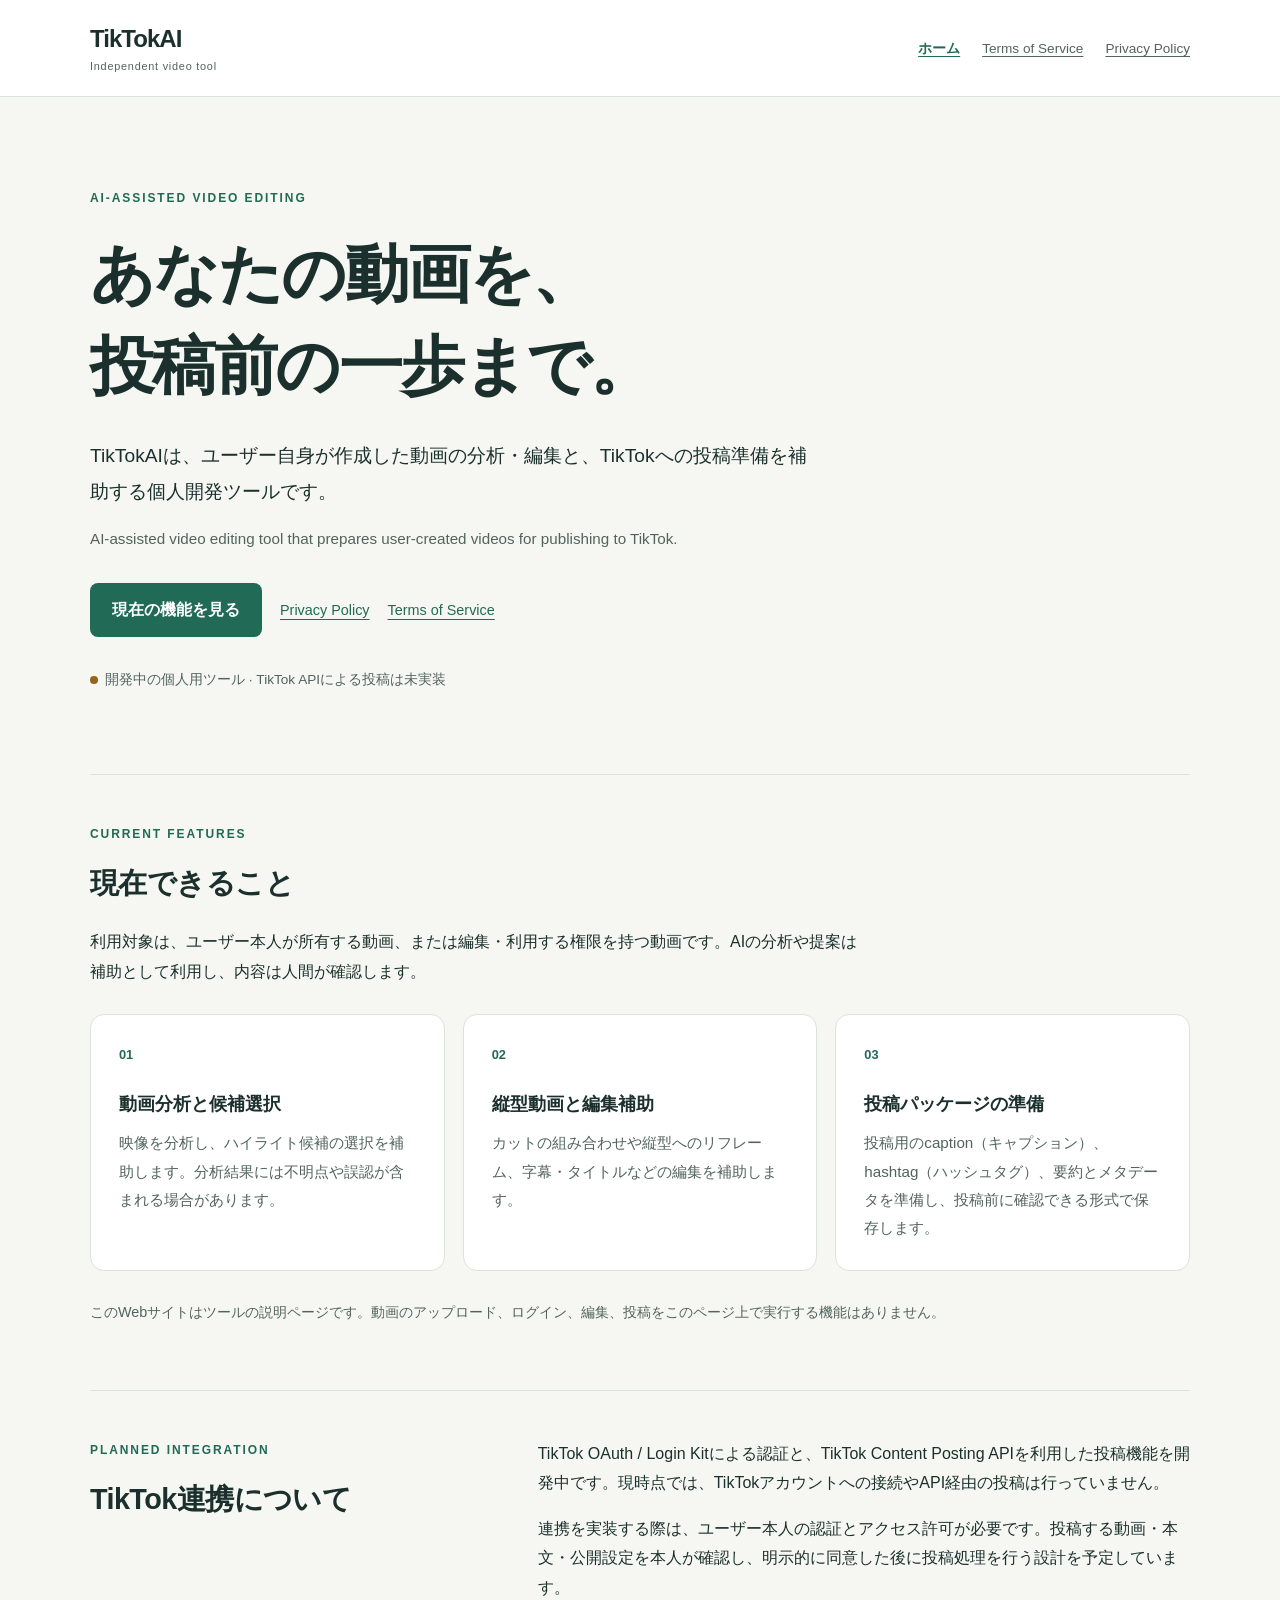
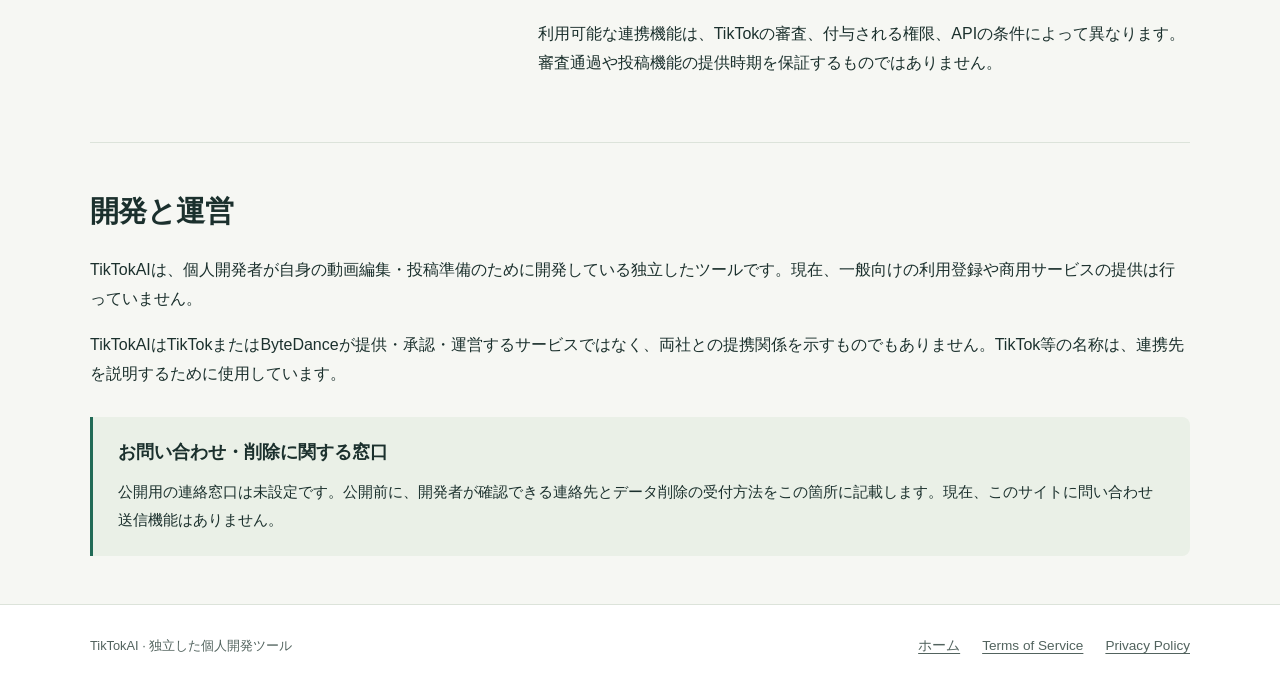
<file: index.html>
<!doctype html>
<html lang="ja">
<head>
  <meta charset="utf-8">
  <meta name="viewport" content="width=device-width, initial-scale=1">
  <meta name="description" content="TikTokAIは、ユーザーが作成した動画の分析・編集・投稿準備を補助する、独立した個人開発ツールです。">
  <title>TikTokAI | 動画編集と投稿準備を、ひとつの流れに</title>
  <link rel="stylesheet" href="style.css">
</head>
<body>
  <a class="skip-link" href="#main">本文へ移動</a>
  <header class="site-header">
    <div class="container header-inner">
      <a class="brand" href="index.html">TikTokAI<span>Independent video tool</span></a>
      <nav aria-label="メインナビゲーション">
        <a href="index.html" aria-current="page">ホーム</a>
        <a href="terms.html">Terms of Service</a>
        <a href="privacy.html">Privacy Policy</a>
      </nav>
    </div>
  </header>
  <main id="main" class="container">
    <section class="hero" aria-labelledby="hero-title">
      <p class="eyebrow">AI-ASSISTED VIDEO EDITING</p>
      <h1 id="hero-title">あなたの動画を、<br>投稿前の一歩まで。</h1>
      <p class="lead">TikTokAIは、ユーザー自身が作成した動画の分析・編集と、TikTokへの投稿準備を補助する個人開発ツールです。</p>
      <p lang="en" class="english-summary">AI-assisted video editing tool that prepares user-created videos for publishing to TikTok.</p>
      <div class="hero-links">
        <a class="button" href="#features">現在の機能を見る</a>
        <a class="text-link" href="privacy.html">Privacy Policy</a>
        <a class="text-link" href="terms.html">Terms of Service</a>
      </div>
      <p class="status"><span class="status-dot" aria-hidden="true"></span>開発中の個人用ツール · TikTok APIによる投稿は未実装</p>
    </section>

    <section id="features" class="section" aria-labelledby="features-title">
      <p class="eyebrow">CURRENT FEATURES</p>
      <h2 id="features-title">現在できること</h2>
      <p class="section-intro">利用対象は、ユーザー本人が所有する動画、または編集・利用する権限を持つ動画です。AIの分析や提案は補助として利用し、内容は人間が確認します。</p>
      <div class="cards">
        <article class="card"><span class="card-number">01</span><h3>動画分析と候補選択</h3><p>映像を分析し、ハイライト候補の選択を補助します。分析結果には不明点や誤認が含まれる場合があります。</p></article>
        <article class="card"><span class="card-number">02</span><h3>縦型動画と編集補助</h3><p>カットの組み合わせや縦型へのリフレーム、字幕・タイトルなどの編集を補助します。</p></article>
        <article class="card"><span class="card-number">03</span><h3>投稿パッケージの準備</h3><p>投稿用のcaption（キャプション）、hashtag（ハッシュタグ）、要約とメタデータを準備し、投稿前に確認できる形式で保存します。</p></article>
      </div>
      <p class="muted">このWebサイトはツールの説明ページです。動画のアップロード、ログイン、編集、投稿をこのページ上で実行する機能はありません。</p>
    </section>

    <section class="section integration" aria-labelledby="integration-title">
      <div><p class="eyebrow">PLANNED INTEGRATION</p><h2 id="integration-title">TikTok連携について</h2></div>
      <div>
        <p>TikTok OAuth / Login Kitによる認証と、TikTok Content Posting APIを利用した投稿機能を開発中です。現時点では、TikTokアカウントへの接続やAPI経由の投稿は行っていません。</p>
        <p>連携を実装する際は、ユーザー本人の認証とアクセス許可が必要です。投稿する動画・本文・公開設定を本人が確認し、明示的に同意した後に投稿処理を行う設計を予定しています。</p>
        <p>利用可能な連携機能は、TikTokの審査、付与される権限、APIの条件によって異なります。審査通過や投稿機能の提供時期を保証するものではありません。</p>
      </div>
    </section>

    <section class="section" aria-labelledby="about-title">
      <h2 id="about-title">開発と運営</h2>
      <p>TikTokAIは、個人開発者が自身の動画編集・投稿準備のために開発している独立したツールです。現在、一般向けの利用登録や商用サービスの提供は行っていません。</p>
      <p>TikTokAIはTikTokまたはByteDanceが提供・承認・運営するサービスではなく、両社との提携関係を示すものでもありません。TikTok等の名称は、連携先を説明するために使用しています。</p>
      <div class="notice"><h3>お問い合わせ・削除に関する窓口</h3><p>公開用の連絡窓口は未設定です。公開前に、開発者が確認できる連絡先とデータ削除の受付方法をこの箇所に記載します。現在、このサイトに問い合わせ送信機能はありません。</p></div>
    </section>
  </main>
  <footer class="site-footer"><div class="container footer-inner"><p>TikTokAI · 独立した個人開発ツール</p><nav aria-label="フッターナビゲーション"><a href="index.html">ホーム</a><a href="terms.html">Terms of Service</a><a href="privacy.html">Privacy Policy</a></nav></div></footer>
</body>
</html>
</file>
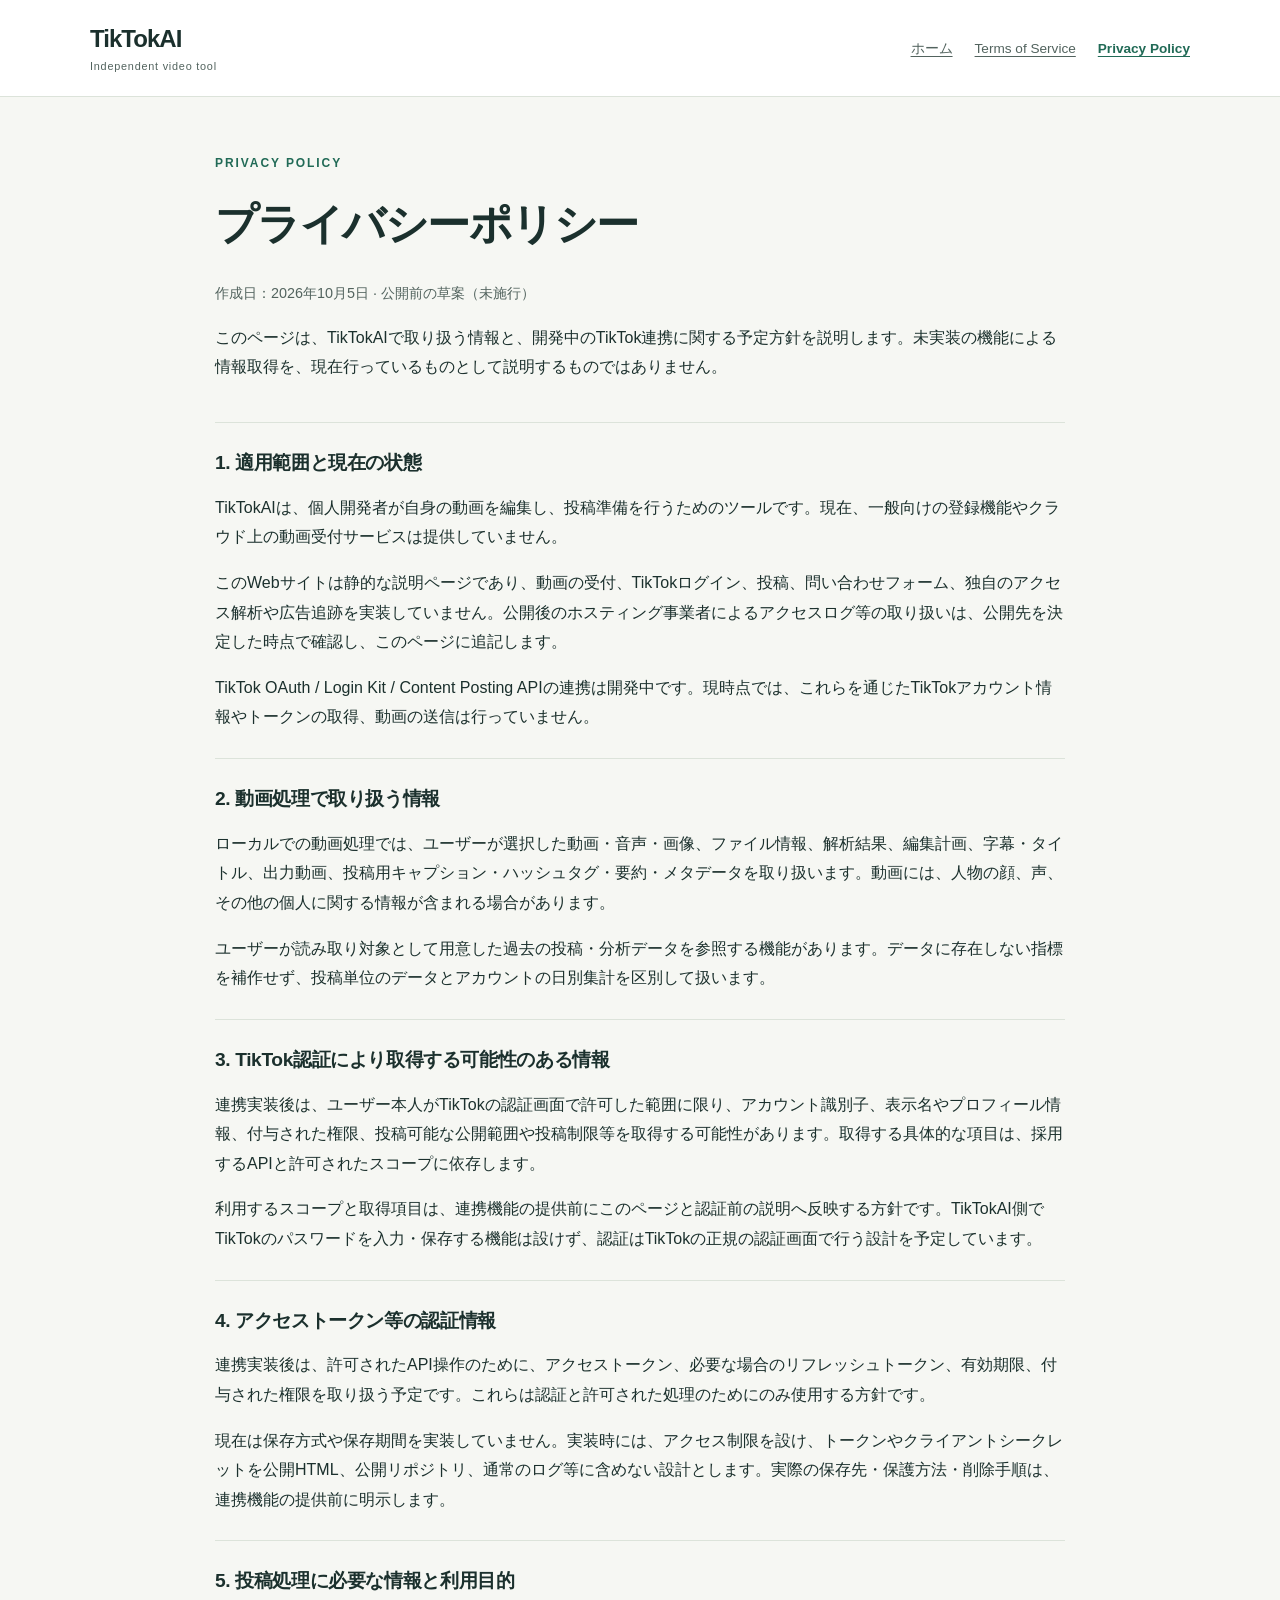
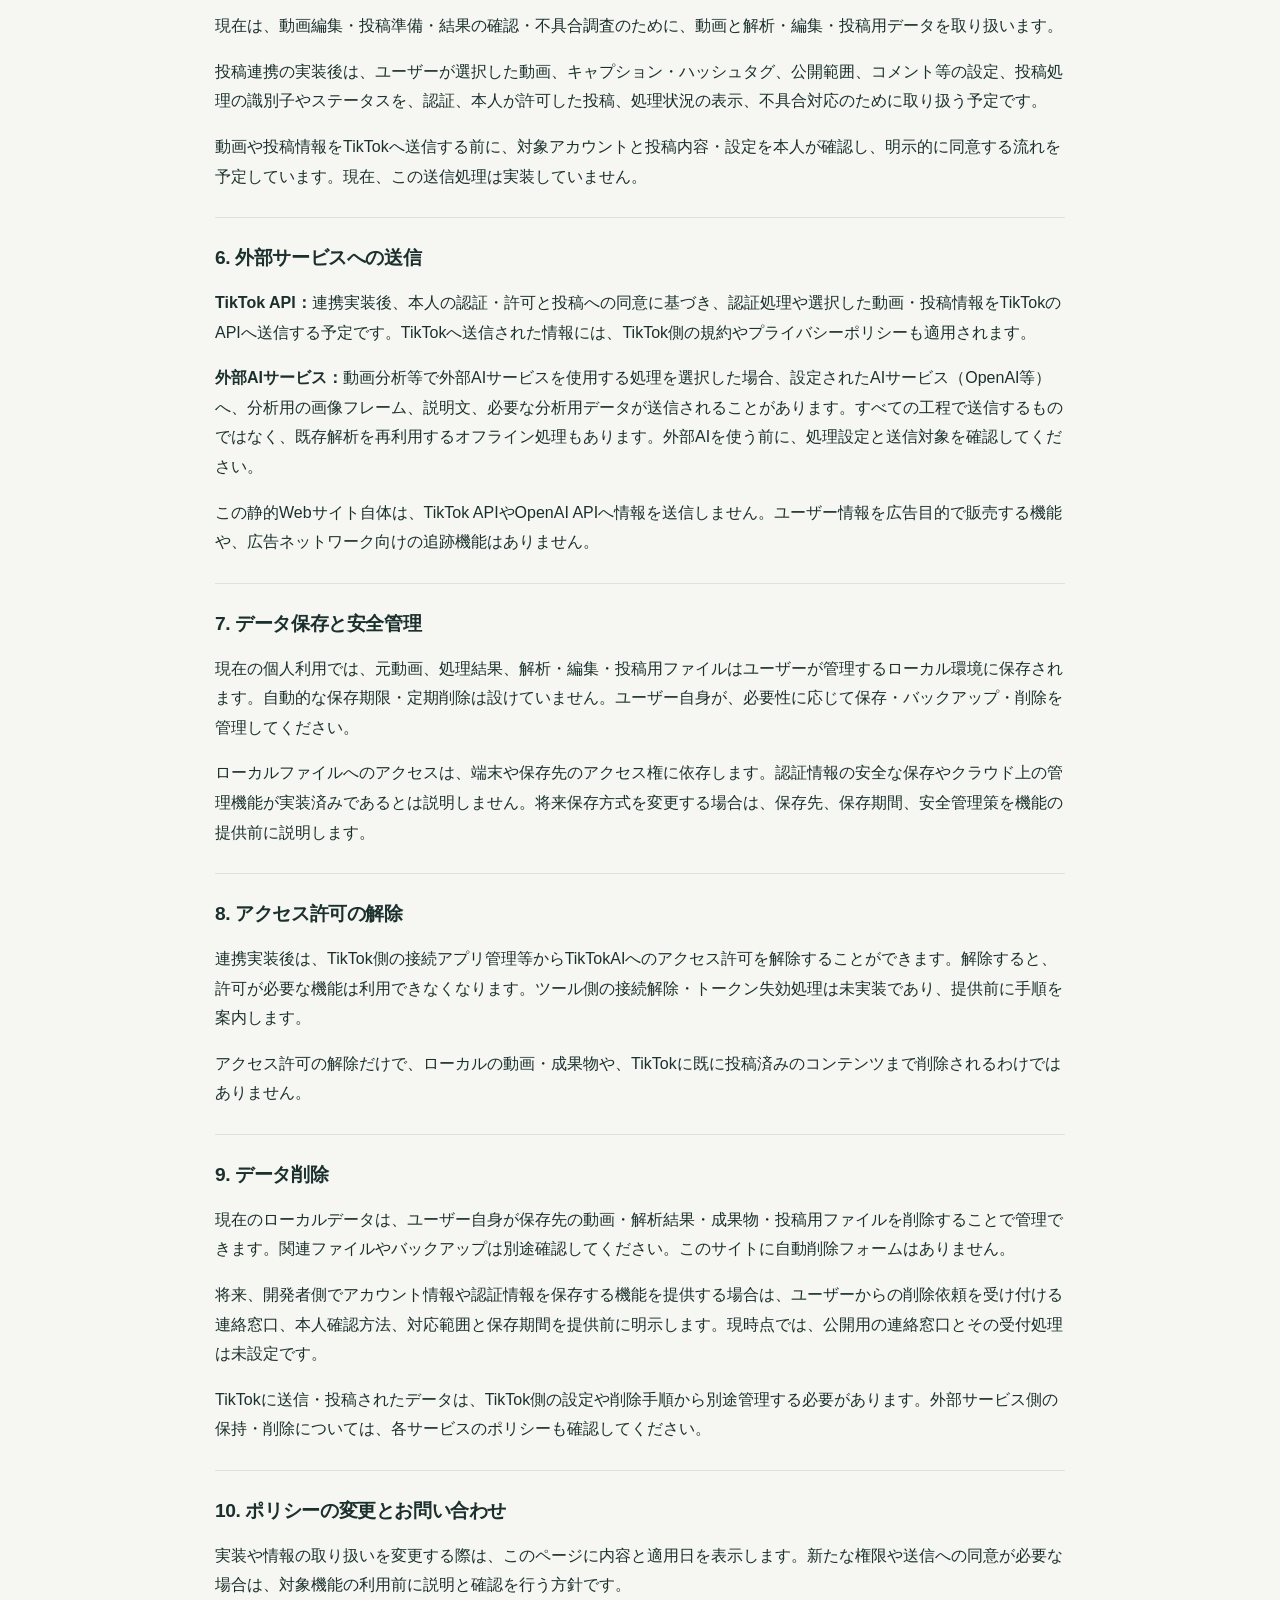
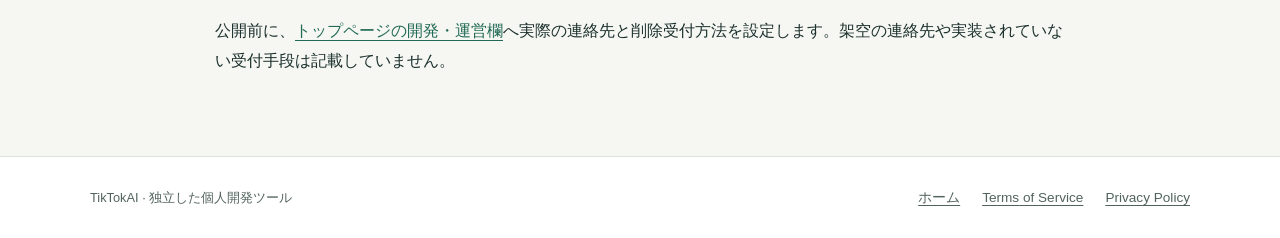
<file: privacy.html>
<!doctype html>
<html lang="ja">
<head>
  <meta charset="utf-8">
  <meta name="viewport" content="width=device-width, initial-scale=1">
  <meta name="description" content="TikTokAIの動画・投稿情報の取り扱いと、開発中のTikTok認証・投稿連携に関するプライバシーポリシー。">
  <title>Privacy Policy / プライバシーポリシー | TikTokAI</title>
  <link rel="stylesheet" href="style.css">
</head>
<body>
  <a class="skip-link" href="#main">本文へ移動</a>
  <header class="site-header"><div class="container header-inner"><a class="brand" href="index.html">TikTokAI<span>Independent video tool</span></a><nav aria-label="メインナビゲーション"><a href="index.html">ホーム</a><a href="terms.html">Terms of Service</a><a href="privacy.html" aria-current="page">Privacy Policy</a></nav></div></header>
  <main id="main" class="container legal">
    <div class="page-heading"><p class="eyebrow">PRIVACY POLICY</p><h1>プライバシーポリシー</h1><p class="muted">作成日：2026年10月5日 · 公開前の草案（未施行）</p><p>このページは、TikTokAIで取り扱う情報と、開発中のTikTok連携に関する予定方針を説明します。未実装の機能による情報取得を、現在行っているものとして説明するものではありません。</p></div>
    <section><h2>1. 適用範囲と現在の状態</h2><p>TikTokAIは、個人開発者が自身の動画を編集し、投稿準備を行うためのツールです。現在、一般向けの登録機能やクラウド上の動画受付サービスは提供していません。</p><p>このWebサイトは静的な説明ページであり、動画の受付、TikTokログイン、投稿、問い合わせフォーム、独自のアクセス解析や広告追跡を実装していません。公開後のホスティング事業者によるアクセスログ等の取り扱いは、公開先を決定した時点で確認し、このページに追記します。</p><p>TikTok OAuth / Login Kit / Content Posting APIの連携は開発中です。現時点では、これらを通じたTikTokアカウント情報やトークンの取得、動画の送信は行っていません。</p></section>
    <section><h2>2. 動画処理で取り扱う情報</h2><p>ローカルでの動画処理では、ユーザーが選択した動画・音声・画像、ファイル情報、解析結果、編集計画、字幕・タイトル、出力動画、投稿用キャプション・ハッシュタグ・要約・メタデータを取り扱います。動画には、人物の顔、声、その他の個人に関する情報が含まれる場合があります。</p><p>ユーザーが読み取り対象として用意した過去の投稿・分析データを参照する機能があります。データに存在しない指標を補作せず、投稿単位のデータとアカウントの日別集計を区別して扱います。</p></section>
    <section><h2>3. TikTok認証により取得する可能性のある情報</h2><p>連携実装後は、ユーザー本人がTikTokの認証画面で許可した範囲に限り、アカウント識別子、表示名やプロフィール情報、付与された権限、投稿可能な公開範囲や投稿制限等を取得する可能性があります。取得する具体的な項目は、採用するAPIと許可されたスコープに依存します。</p><p>利用するスコープと取得項目は、連携機能の提供前にこのページと認証前の説明へ反映する方針です。TikTokAI側でTikTokのパスワードを入力・保存する機能は設けず、認証はTikTokの正規の認証画面で行う設計を予定しています。</p></section>
    <section><h2>4. アクセストークン等の認証情報</h2><p>連携実装後は、許可されたAPI操作のために、アクセストークン、必要な場合のリフレッシュトークン、有効期限、付与された権限を取り扱う予定です。これらは認証と許可された処理のためにのみ使用する方針です。</p><p>現在は保存方式や保存期間を実装していません。実装時には、アクセス制限を設け、トークンやクライアントシークレットを公開HTML、公開リポジトリ、通常のログ等に含めない設計とします。実際の保存先・保護方法・削除手順は、連携機能の提供前に明示します。</p></section>
    <section><h2>5. 投稿処理に必要な情報と利用目的</h2><p>現在は、動画編集・投稿準備・結果の確認・不具合調査のために、動画と解析・編集・投稿用データを取り扱います。</p><p>投稿連携の実装後は、ユーザーが選択した動画、キャプション・ハッシュタグ、公開範囲、コメント等の設定、投稿処理の識別子やステータスを、認証、本人が許可した投稿、処理状況の表示、不具合対応のために取り扱う予定です。</p><p>動画や投稿情報をTikTokへ送信する前に、対象アカウントと投稿内容・設定を本人が確認し、明示的に同意する流れを予定しています。現在、この送信処理は実装していません。</p></section>
    <section><h2>6. 外部サービスへの送信</h2><p><strong>TikTok API：</strong>連携実装後、本人の認証・許可と投稿への同意に基づき、認証処理や選択した動画・投稿情報をTikTokのAPIへ送信する予定です。TikTokへ送信された情報には、TikTok側の規約やプライバシーポリシーも適用されます。</p><p><strong>外部AIサービス：</strong>動画分析等で外部AIサービスを使用する処理を選択した場合、設定されたAIサービス（OpenAI等）へ、分析用の画像フレーム、説明文、必要な分析用データが送信されることがあります。すべての工程で送信するものではなく、既存解析を再利用するオフライン処理もあります。外部AIを使う前に、処理設定と送信対象を確認してください。</p><p>この静的Webサイト自体は、TikTok APIやOpenAI APIへ情報を送信しません。ユーザー情報を広告目的で販売する機能や、広告ネットワーク向けの追跡機能はありません。</p></section>
    <section><h2>7. データ保存と安全管理</h2><p>現在の個人利用では、元動画、処理結果、解析・編集・投稿用ファイルはユーザーが管理するローカル環境に保存されます。自動的な保存期限・定期削除は設けていません。ユーザー自身が、必要性に応じて保存・バックアップ・削除を管理してください。</p><p>ローカルファイルへのアクセスは、端末や保存先のアクセス権に依存します。認証情報の安全な保存やクラウド上の管理機能が実装済みであるとは説明しません。将来保存方式を変更する場合は、保存先、保存期間、安全管理策を機能の提供前に説明します。</p></section>
    <section><h2>8. アクセス許可の解除</h2><p>連携実装後は、TikTok側の接続アプリ管理等からTikTokAIへのアクセス許可を解除することができます。解除すると、許可が必要な機能は利用できなくなります。ツール側の接続解除・トークン失効処理は未実装であり、提供前に手順を案内します。</p><p>アクセス許可の解除だけで、ローカルの動画・成果物や、TikTokに既に投稿済みのコンテンツまで削除されるわけではありません。</p></section>
    <section><h2>9. データ削除</h2><p>現在のローカルデータは、ユーザー自身が保存先の動画・解析結果・成果物・投稿用ファイルを削除することで管理できます。関連ファイルやバックアップは別途確認してください。このサイトに自動削除フォームはありません。</p><p>将来、開発者側でアカウント情報や認証情報を保存する機能を提供する場合は、ユーザーからの削除依頼を受け付ける連絡窓口、本人確認方法、対応範囲と保存期間を提供前に明示します。現時点では、公開用の連絡窓口とその受付処理は未設定です。</p><p>TikTokに送信・投稿されたデータは、TikTok側の設定や削除手順から別途管理する必要があります。外部サービス側の保持・削除については、各サービスのポリシーも確認してください。</p></section>
    <section><h2>10. ポリシーの変更とお問い合わせ</h2><p>実装や情報の取り扱いを変更する際は、このページに内容と適用日を表示します。新たな権限や送信への同意が必要な場合は、対象機能の利用前に説明と確認を行う方針です。</p><p>公開前に、<a href="index.html#about-title">トップページの開発・運営欄</a>へ実際の連絡先と削除受付方法を設定します。架空の連絡先や実装されていない受付手段は記載していません。</p></section>
  </main>
  <footer class="site-footer"><div class="container footer-inner"><p>TikTokAI · 独立した個人開発ツール</p><nav aria-label="フッターナビゲーション"><a href="index.html">ホーム</a><a href="terms.html">Terms of Service</a><a href="privacy.html">Privacy Policy</a></nav></div></footer>
</body>
</html>
</file>
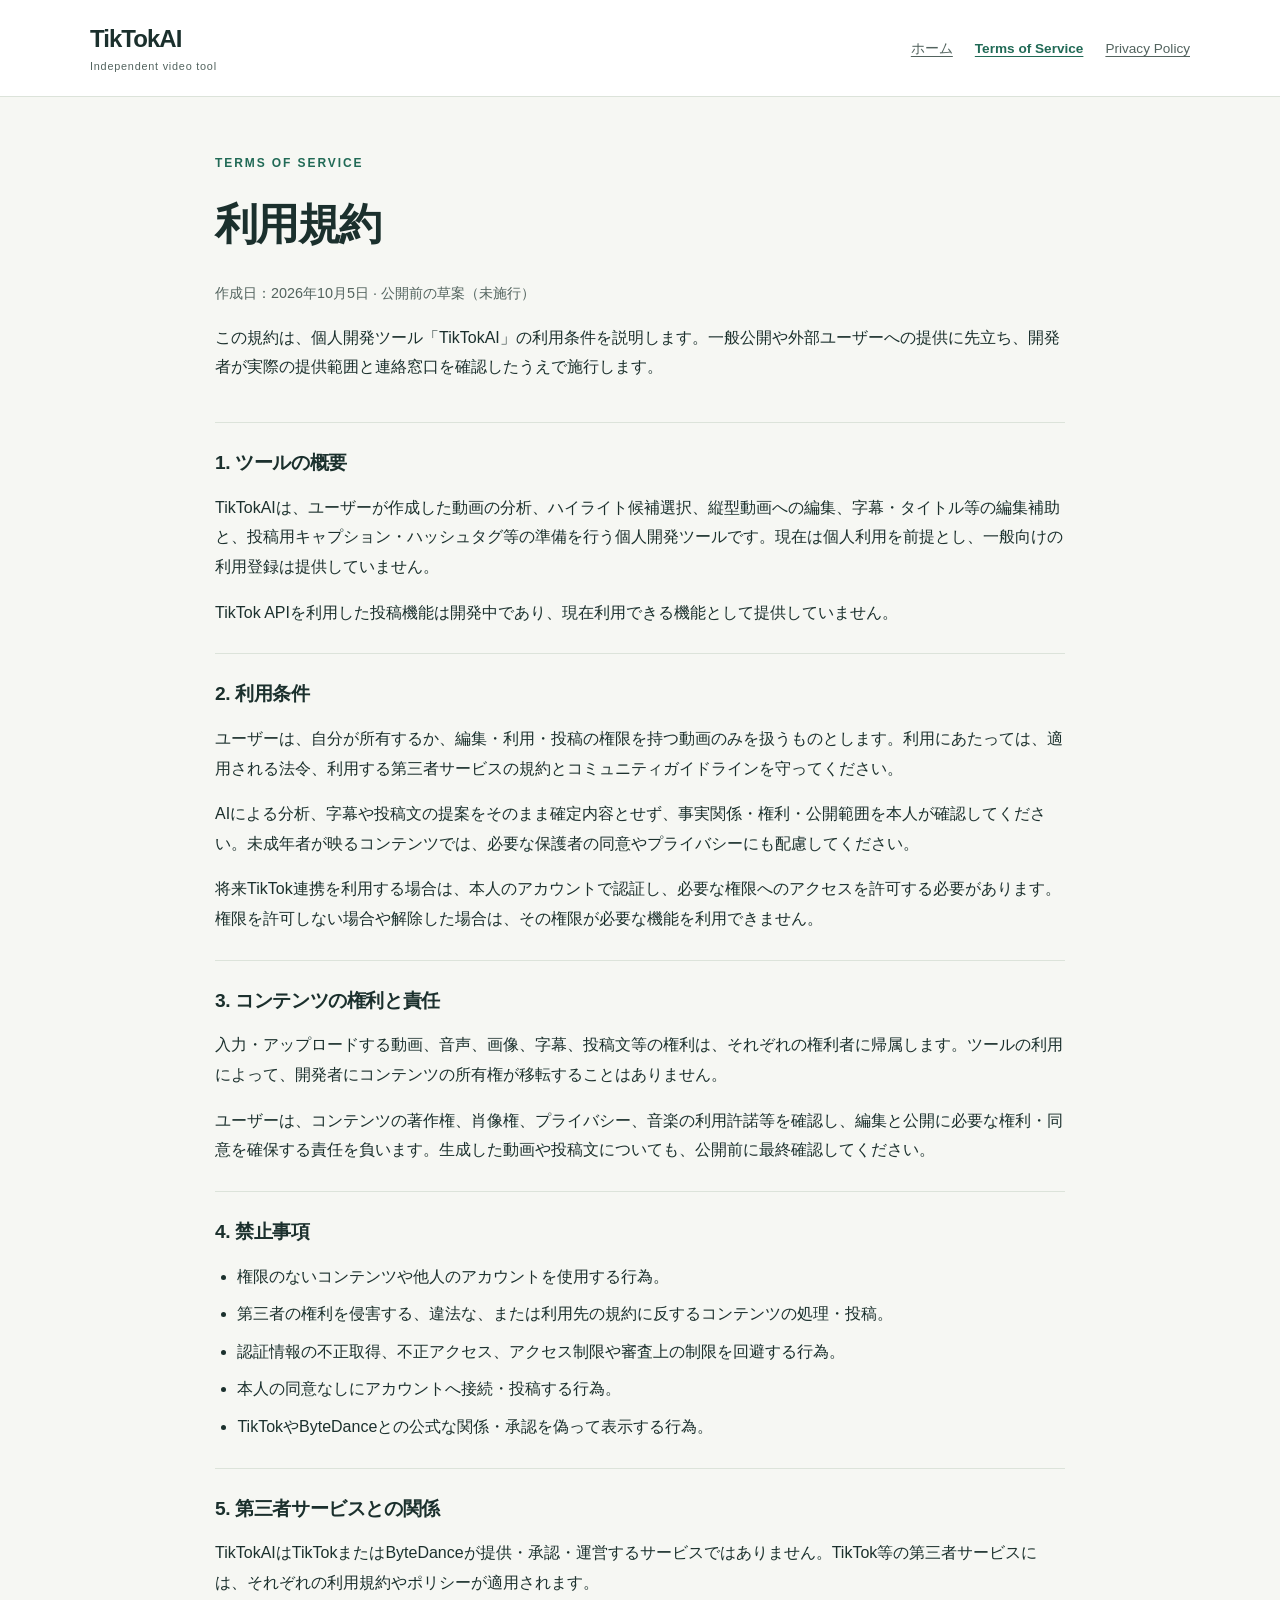
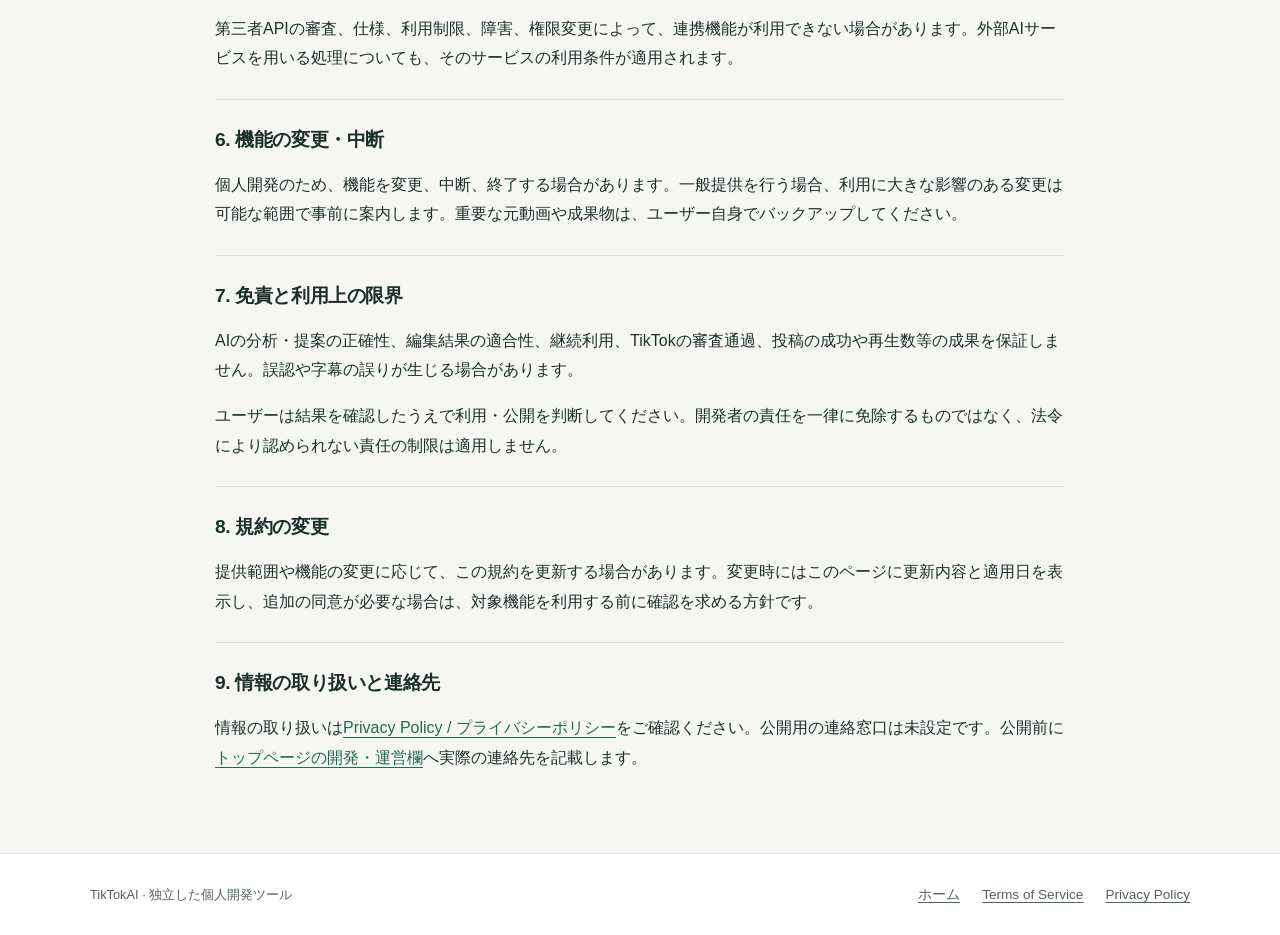
<file: terms.html>
<!doctype html>
<html lang="ja">
<head>
  <meta charset="utf-8">
  <meta name="viewport" content="width=device-width, initial-scale=1">
  <meta name="description" content="独立した個人開発ツールTikTokAIの利用条件、コンテンツの権利と責任について。">
  <title>Terms of Service / 利用規約 | TikTokAI</title>
  <link rel="stylesheet" href="style.css">
</head>
<body>
  <a class="skip-link" href="#main">本文へ移動</a>
  <header class="site-header"><div class="container header-inner"><a class="brand" href="index.html">TikTokAI<span>Independent video tool</span></a><nav aria-label="メインナビゲーション"><a href="index.html">ホーム</a><a href="terms.html" aria-current="page">Terms of Service</a><a href="privacy.html">Privacy Policy</a></nav></div></header>
  <main id="main" class="container legal">
    <div class="page-heading"><p class="eyebrow">TERMS OF SERVICE</p><h1>利用規約</h1><p class="muted">作成日：2026年10月5日 · 公開前の草案（未施行）</p><p>この規約は、個人開発ツール「TikTokAI」の利用条件を説明します。一般公開や外部ユーザーへの提供に先立ち、開発者が実際の提供範囲と連絡窓口を確認したうえで施行します。</p></div>
    <section><h2>1. ツールの概要</h2><p>TikTokAIは、ユーザーが作成した動画の分析、ハイライト候補選択、縦型動画への編集、字幕・タイトル等の編集補助と、投稿用キャプション・ハッシュタグ等の準備を行う個人開発ツールです。現在は個人利用を前提とし、一般向けの利用登録は提供していません。</p><p>TikTok APIを利用した投稿機能は開発中であり、現在利用できる機能として提供していません。</p></section>
    <section><h2>2. 利用条件</h2><p>ユーザーは、自分が所有するか、編集・利用・投稿の権限を持つ動画のみを扱うものとします。利用にあたっては、適用される法令、利用する第三者サービスの規約とコミュニティガイドラインを守ってください。</p><p>AIによる分析、字幕や投稿文の提案をそのまま確定内容とせず、事実関係・権利・公開範囲を本人が確認してください。未成年者が映るコンテンツでは、必要な保護者の同意やプライバシーにも配慮してください。</p><p>将来TikTok連携を利用する場合は、本人のアカウントで認証し、必要な権限へのアクセスを許可する必要があります。権限を許可しない場合や解除した場合は、その権限が必要な機能を利用できません。</p></section>
    <section><h2>3. コンテンツの権利と責任</h2><p>入力・アップロードする動画、音声、画像、字幕、投稿文等の権利は、それぞれの権利者に帰属します。ツールの利用によって、開発者にコンテンツの所有権が移転することはありません。</p><p>ユーザーは、コンテンツの著作権、肖像権、プライバシー、音楽の利用許諾等を確認し、編集と公開に必要な権利・同意を確保する責任を負います。生成した動画や投稿文についても、公開前に最終確認してください。</p></section>
    <section><h2>4. 禁止事項</h2><ul><li>権限のないコンテンツや他人のアカウントを使用する行為。</li><li>第三者の権利を侵害する、違法な、または利用先の規約に反するコンテンツの処理・投稿。</li><li>認証情報の不正取得、不正アクセス、アクセス制限や審査上の制限を回避する行為。</li><li>本人の同意なしにアカウントへ接続・投稿する行為。</li><li>TikTokやByteDanceとの公式な関係・承認を偽って表示する行為。</li></ul></section>
    <section><h2>5. 第三者サービスとの関係</h2><p>TikTokAIはTikTokまたはByteDanceが提供・承認・運営するサービスではありません。TikTok等の第三者サービスには、それぞれの利用規約やポリシーが適用されます。</p><p>第三者APIの審査、仕様、利用制限、障害、権限変更によって、連携機能が利用できない場合があります。外部AIサービスを用いる処理についても、そのサービスの利用条件が適用されます。</p></section>
    <section><h2>6. 機能の変更・中断</h2><p>個人開発のため、機能を変更、中断、終了する場合があります。一般提供を行う場合、利用に大きな影響のある変更は可能な範囲で事前に案内します。重要な元動画や成果物は、ユーザー自身でバックアップしてください。</p></section>
    <section><h2>7. 免責と利用上の限界</h2><p>AIの分析・提案の正確性、編集結果の適合性、継続利用、TikTokの審査通過、投稿の成功や再生数等の成果を保証しません。誤認や字幕の誤りが生じる場合があります。</p><p>ユーザーは結果を確認したうえで利用・公開を判断してください。開発者の責任を一律に免除するものではなく、法令により認められない責任の制限は適用しません。</p></section>
    <section><h2>8. 規約の変更</h2><p>提供範囲や機能の変更に応じて、この規約を更新する場合があります。変更時にはこのページに更新内容と適用日を表示し、追加の同意が必要な場合は、対象機能を利用する前に確認を求める方針です。</p></section>
    <section><h2>9. 情報の取り扱いと連絡先</h2><p>情報の取り扱いは<a href="privacy.html">Privacy Policy / プライバシーポリシー</a>をご確認ください。公開用の連絡窓口は未設定です。公開前に<a href="index.html#about-title">トップページの開発・運営欄</a>へ実際の連絡先を記載します。</p></section>
  </main>
  <footer class="site-footer"><div class="container footer-inner"><p>TikTokAI · 独立した個人開発ツール</p><nav aria-label="フッターナビゲーション"><a href="index.html">ホーム</a><a href="terms.html">Terms of Service</a><a href="privacy.html">Privacy Policy</a></nav></div></footer>
</body>
</html>
</file>
<file: style.css>
:root {
  color-scheme: light;
  --background: #f6f7f3;
  --surface: #fff;
  --ink: #1b302d;
  --muted: #52635e;
  --accent: #216a56;
  --border: #dce3da;
}
* { box-sizing: border-box; }
html { scroll-behavior: smooth; scroll-padding-top: 2rem; }
body { margin: 0; background: var(--background); color: var(--ink); font-family: -apple-system, BlinkMacSystemFont, "Segoe UI", "Noto Sans JP", "Yu Gothic", Meiryo, sans-serif; line-height: 1.85; overflow-wrap: anywhere; }
a { color: var(--accent); text-underline-offset: .25em; }
a:hover { text-decoration-thickness: 2px; }
a:focus-visible { outline: 3px solid var(--accent); outline-offset: 5px; border-radius: 3px; }
.container { width: min(1100px, calc(100% - 48px)); margin-inline: auto; }
.skip-link { position: absolute; top: -100px; left: 12px; z-index: 10; background: white; padding: 10px 18px; }
.skip-link:focus { top: 12px; }
.site-header { background: var(--surface); border-bottom: 1px solid var(--border); }
.header-inner { display: flex; align-items: center; justify-content: space-between; gap: 24px; padding-block: 23px; }
.brand { color: var(--ink); font-size: 1.5rem; font-weight: 750; letter-spacing: -.04em; line-height: 1.3; text-decoration: none; }
.brand span { display: block; margin-top: 5px; color: var(--muted); font-size: .68rem; font-weight: 500; letter-spacing: .07em; }
nav { display: flex; gap: 22px; flex-wrap: wrap; }
nav a { font-size: .85rem; color: var(--muted); }
nav a[aria-current="page"] { color: var(--accent); font-weight: 700; }
.hero { padding: 90px 0 66px; max-width: 860px; }
.eyebrow { color: var(--accent); font-size: .75rem; font-weight: 750; letter-spacing: .16em; margin: 0 0 18px; }
h1, h2, h3 { line-height: 1.45; }
h1 { font-size: clamp(2.3rem, 5vw, 4rem); letter-spacing: -.035em; margin: 0 0 25px; }
h2 { font-size: 1.8rem; letter-spacing: -.02em; margin: 0 0 22px; }
h3 { font-size: 1.15rem; margin: 0 0 12px; }
p { margin: 0 0 16px; }
.lead { font-size: 1.2rem; max-width: 720px; }
.english-summary { color: var(--muted); font-size: .95rem; max-width: 620px; }
.hero-links { display: flex; align-items: center; flex-wrap: wrap; gap: 18px; margin-block: 30px; }
.button { display: inline-block; background: var(--accent); color: white; border-radius: 8px; padding: 12px 22px; font-weight: 600; text-decoration: none; }
.button:hover { background: #164d3d; }
.text-link { font-size: .9rem; }
.status { font-size: .85rem; color: var(--muted); }
.status-dot { display: inline-block; width: 8px; height: 8px; margin-right: 7px; border-radius: 50%; background: #95631b; }
.section { border-top: 1px solid var(--border); padding-block: 48px; }
.section-intro { max-width: 780px; }
.cards { display: grid; grid-template-columns: repeat(3, minmax(0, 1fr)); gap: 18px; margin-block: 28px; }
.card { background: var(--surface); border: 1px solid var(--border); border-radius: 14px; padding: 28px; }
.card-number { display: block; color: var(--accent); font-size: .8rem; font-weight: 700; margin-bottom: 24px; }
.card p { font-size: .95rem; color: var(--muted); margin-bottom: 0; }
.muted { color: var(--muted); font-size: .9rem; }
.integration { display: grid; grid-template-columns: 1fr 1.6fr; gap: 40px; }
.notice { border-left: 3px solid var(--accent); background: #eaf0e7; border-radius: 0 8px 8px 0; padding: 22px 25px; margin-top: 28px; }
.notice p { margin-bottom: 0; font-size: .95rem; }
.legal { max-width: 850px; padding-block: 55px 65px; }
.page-heading { margin-bottom: 40px; }
.legal h1 { font-size: clamp(1.9rem, 4vw, 2.7rem); }
.legal section { border-top: 1px solid var(--border); padding-top: 26px; margin-top: 26px; }
.legal h2 { font-size: 1.2rem; margin-bottom: 16px; }
ul { padding-left: 1.4em; }
li { margin-bottom: 8px; }
.site-footer { background: var(--surface); border-top: 1px solid var(--border); }
.footer-inner { padding-block: 28px; display: flex; align-items: center; justify-content: space-between; gap: 20px; }
.footer-inner p { font-size: .8rem; color: var(--muted); margin: 0; }
@media (max-width: 760px) {
  .container { width: calc(100% - 36px); }
  .header-inner, .footer-inner { flex-direction: column; align-items: flex-start; gap: 18px; }
  nav { gap: 12px 18px; }
  .hero { padding-top: 52px; padding-bottom: 42px; }
  .hero-links { gap: 16px; }
  .hero-links .button { width: 100%; text-align: center; }
  .cards, .integration { grid-template-columns: 1fr; }
  .integration { gap: 14px; }
  .section { padding-block: 34px; }
  .card { padding: 24px; }
  .card-number { margin-bottom: 16px; }
  .legal { padding-top: 38px; }
}
@media (prefers-reduced-motion: reduce) { html { scroll-behavior: auto; } }
@media print {
  body { background: white; color: black; }
  .site-header, .site-footer, .skip-link { display: none; }
  .container { width: 100%; }
  .legal { max-width: none; padding: 0; }
  h2, h3 { break-after: avoid; }
}
</file>
